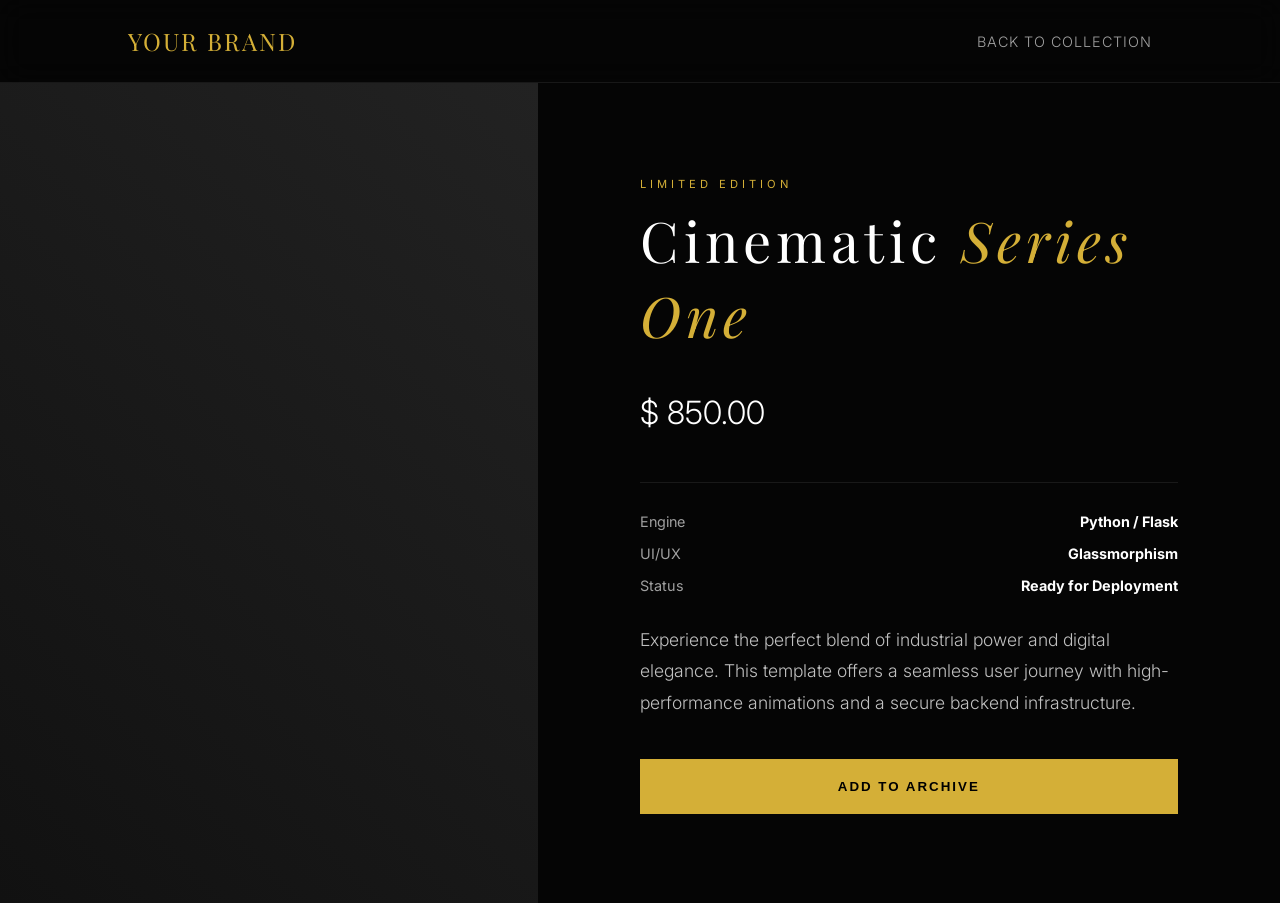
<file: product_detail.html>
<!DOCTYPE html>
<html lang="en">
<head>
    <meta charset="UTF-8">
    <meta name="viewport" content="width=device-width, initial-scale=1.0">
    <title>Product Experience | Your Brand</title>
    <link rel="stylesheet" href="/style.css">
    <link href="https://fonts.googleapis.com/css2?family=Playfair+Display:ital,wght@0,400;1,700&family=Inter:wght@300;400;600&display=swap" rel="stylesheet">
</head>
<body class="product-page">
    <nav class="glass-nav">
        <div class="logo">YOUR BRAND</div>
        <div class="nav-links"><a href="/market">BACK TO COLLECTION</a></div>
    </nav>

    <div class="product-container">
        <div class="product-image-wrapper">
            <div class="main-image"></div>
        </div>

        <div class="product-details content-reveal">
            <span class="category">LIMITED EDITION</span>
            <h1 class="product-title">Cinematic <span>Series One</span></h1>
            <p class="price-tag">$ 850.00</p>

            <div class="specs">
                <div class="spec-item"><span>Engine</span> <strong>Python / Flask</strong></div>
                <div class="spec-item"><span>UI/UX</span> <strong>Glassmorphism</strong></div>
                <div class="spec-item"><span>Status</span> <strong>Ready for Deployment</strong></div>
            </div>

            <p class="product-description">
                Experience the perfect blend of industrial power and digital elegance.
                This template offers a seamless user journey with high-performance animations
                and a secure backend infrastructure.
            </p>

            <button class="btn-gold-fill">ADD TO ARCHIVE</button>
        </div>
    </div>
</body>
</html>
</file>
<file: style.css>
/* * DESIGN BY YOUNES BOUZID
 * Project: Cinematic Web Design
 * License: Private / Client Exclusive
 */
:root {
    --gold: #d4af37; /* Or Royal */
    --dark: #050505; /* Noir Profond */
    --light-gray: #a0a0a0;
    --glass: rgba(255, 255, 255, 0.03); /* Effet verre subtil */
    --border: rgba(255, 255, 255, 0.08); /* Bordure discrète */
    --animation-cubic: cubic-bezier(0.4, 0, 0.2, 1); /* Fluidité pro */
}

/* --- STYLES DE BASE & TYPOGRAPHIE --- */
* { box-sizing: border-box; }

body {
    background-color: var(--dark);
    color: #ffffff;
    font-family: 'Inter', sans-serif; /* Police moderne */
    margin: 0;
    overflow-x: hidden;
    -webkit-font-smoothing: antialiased;
}

/* --- EFFETS D'ARRIÈRE-PLAN --- */
.background-glow {
    position: fixed;
    top: -10%;
    left: -10%;
    width: 50%;
    height: 50%;
    background: radial-gradient(circle, rgba(212, 175, 55, 0.07) 0%, transparent 70%);
    filter: blur(100px);
    z-index: -1;
}

/* --- ANIMATIONS DE MOUVEMENT --- */
.content-reveal {
    animation: fadeInUp 1.5s var(--animation-cubic);
}

@keyframes fadeInUp {
    from { opacity: 0; transform: translateY(40px); }
    to { opacity: 1; transform: translateY(0); }
}

/* --- PAGE D'ACCUEIL (INDEX) --- */
.hero-container {
    display: flex;
    justify-content: center;
    align-items: center;
    height: 100vh;
    padding: 20px;
}

.glass-card {
    background: var(--glass);
    border: 1px solid var(--border);
    backdrop-filter: blur(20px); /* L'effet Glassmorphism */
    padding: 70px;
    border-radius: 25px;
    text-align: center;
    max-width: 700px;
    box-shadow: 0 20px 50px rgba(0,0,0,0.8);
    transition: transform 0.3s ease, box-shadow 0.3s ease;
}

.glass-card:hover {
    transform: translateY(-5px);
    box-shadow: 0 25px 60px rgba(0,0,0,0.9);
}

.subtitle {
    color: var(--light-gray);
    letter-spacing: 3px;
    font-size: 0.8rem;
    font-weight: 300;
}

h1 {
    font-family: 'Playfair Display', serif; /* Police de luxe classique */
    font-size: 4rem;
    font-weight: 300;
    letter-spacing: 5px;
    margin: 15px 0 25px 0;
}

h1 span { font-style: italic; color: var(--gold); }

p {
    color: #c0c0c0;
    font-weight: 300;
    line-height: 1.8;
    margin-bottom: 40px;
    font-size: 1.1rem;
}

/* --- LE BOUTON DORÉ (GOLDEN BUTTON) --- */
.btn-gold {
    display: inline-block;
    padding: 15px 40px;
    border: 1px solid var(--gold);
    color: var(--gold);
    text-decoration: none;
    font-weight: 600;
    letter-spacing: 2px;
    transition: all 0.5s var(--animation-cubic);
    position: relative;
    overflow: hidden;
}

.btn-gold:hover {
    background-color: var(--gold);
    color: #000000;
    box-shadow: 0 0 30px rgba(212, 175, 55, 0.6);
}

/* --- PAGE BOUTIQUE (MARKET) --- */
.glass-nav {
    display: flex;
    justify-content: space-between;
    align-items: center;
    padding: 25px 10%;
    backdrop-filter: blur(15px);
    border-bottom: 1px solid var(--border);
    position: sticky;
    top: 0;
    z-index: 100;
}

/* --- NAVIGATION & LOGO --- */
.logo {
    font-family: 'Playfair Display', serif; /* Ou ta police actuelle */
    color: var(--gold); /* Ou ta couleur or actuelle */
    font-size: 1.5rem; /* Ou ta taille actuelle */
    letter-spacing: 2px;
    text-transform: uppercase;

    /* --- AJOUTE CETTE LIGNE --- */
    text-decoration: none !important; /* Force la suppression du soulignement */
}

.nav-links a {
    color: var(--light-gray);
    text-decoration: none;
    margin-left: 30px;
    font-size: 0.9rem;
    font-weight: 300;
    letter-spacing: 1px;
    transition: color 0.3s ease;
}

.nav-links a.active, .nav-links a:hover { color: #fff; }

.collection-header { text-align: center; margin: 100px 0; padding: 0 15%; }
.collection-header .description { font-size: 1.3rem; margin-top: 20px; }

/* --- GRILLE DE PRODUITS --- */
/* --- GRILLE & CARTES DE LUXE --- */
.grid-container {
    display: grid;
    /* On utilise la grille pour espacer les produits */
    grid-template-columns: repeat(auto-fit, minmax(350px, 1fr));
    gap: 60px; /* Plus d'espace entre les produits pour le luxe */
    padding: 0 10% 100px 10%;
}

.luxury-card {
    background: var(--glass);
    border: 1px solid var(--border);
    border-radius: 20px;
    padding: 30px; /* Plus d'espace intérieur */
    transition: all 0.6s var(--animation-cubic);
    cursor: pointer;
    overflow: hidden; /* Garde tout propre à l'intérieur */
}

.luxury-card:hover {
    transform: translateY(-15px); /* Élévation plus prononcée */
    border-color: rgba(212, 175, 55, 0.3);
    box-shadow: 0 30px 60px rgba(0,0,0,0.8);
}

/* L'Image : Elle doit être grande */
.card-img-wrapper {
    width: 100%;
    height: 400px; /* On impose une grande hauteur */
    overflow: hidden;
    border-radius: 15px;
    margin-bottom: 25px;
}

.card-img {
    width: 100%;
    height: 100%;
    background: linear-gradient(145deg, #0a0a0a, #1a1a1a); /* Dégradé premium */
    transition: transform 1s var(--animation-cubic);
}

/* Animation de l'image au survol de la carte */
.luxury-card:hover .card-img {
    transform: scale(1.1); /* Zoom cinématique */
}

/* Les Informations (Texte) */
.card-info {
    text-align: center; /* Centre le texte sous l'image */
    margin-bottom: 25px;
}

.card-info h3 {
    font-family: 'Playfair Display', serif;
    font-size: 1.8rem;
    color: #fff;
    margin: 0 0 8px 0;
}

.card-info p {
    color: var(--light-gray);
    margin: 0;
    font-size: 1.1rem;
    font-weight: 300;
}

.price {
    color: var(--gold);
    font-size: 1.4rem;
    font-weight: 600;
    margin-top: 15px;
    display: block;
}

/* --- LE BOUTON LUXE (SOUS LE PRODUIT) --- */
.card-btn-link {
    text-decoration: none;
    display: block;
    margin-top: auto; /* Pousse le bouton vers le bas */
}

.card-btn-luxe {
    width: 100%;
    padding: 18px;
    background: transparent;
    border: 1px solid var(--gold);
    color: var(--gold);
    font-weight: 600;
    letter-spacing: 3px;
    text-transform: uppercase;
    text-align: center;
    border-radius: 50px; /* Bouton très arrondi comme ton image */
    transition: all 0.4s ease;
    cursor: pointer;
}

/* Effet au survol du bouton */
.card-btn-luxe:hover {
    background: var(--gold);
    color: #000;
    box-shadow: 0 0 25px rgba(212, 175, 55, 0.5); /* Effet de lueur */
}

/* Reset des liens */
.card-link {
    text-decoration: none;
    color: inherit;
    display: block;
}

.luxury-card:hover {
    transform: translateY(-12px);
    border-color: rgba(212, 175, 55, 0.3);
    box-shadow: 0 30px 60px rgba(0,0,0,0.8);
}

.card-img {
    height: 350px;
    background: linear-gradient(145deg, #0a0a0a, #1a1a1a);
    border-radius: 15px;
    margin-bottom: 25px;
    transition: background 0.5s ease;
}

.luxury-card:hover .card-img {
    background: linear-gradient(145deg, #111, #222);
}

.card-info h3 { font-family: 'Playfair Display', serif; font-size: 1.5rem; color: #fff; margin: 0 0 8px 0; }
.card-info p { color: var(--light-gray); margin: 0; font-size: 1rem; }
.price { color: var(--gold); font-size: 1.3rem; font-weight: 600; margin-top: 15px; display: block; }
/* --- PRODUCT DETAIL PAGE --- */
.product-container {
    display: flex;
    height: calc(100vh - 80px);
    align-items: center;
}

.product-image-wrapper {
    flex: 1;
    height: 100%;
    overflow: hidden;
    background: #0a0a0a;
}

.main-image {
    width: 100%;
    height: 100%;
    background: linear-gradient(45deg, #111, #222); /* Remplace par une image plus tard */
    transition: transform 1.5s var(--animation-cubic);
}

.product-image-wrapper:hover .main-image {
    transform: scale(1.1); /* L'effet de zoom cinématique */
}

.product-details {
    flex: 1;
    padding: 0 8%;
}

.category { color: var(--gold); letter-spacing: 4px; font-size: 0.7rem; }
.product-title { font-size: 3.5rem; margin: 10px 0; }
.price-tag { font-size: 2rem; color: #fff; margin-bottom: 40px; font-weight: 300; }

.specs { border-top: 1px solid var(--border); padding-top: 30px; margin-bottom: 30px; }
.spec-item { display: flex; justify-content: space-between; margin-bottom: 15px; font-size: 0.9rem; }
.spec-item span { color: var(--light-gray); }

.btn-gold-fill {
    width: 100%;
    padding: 20px;
    background: var(--gold);
    color: #000;
    border: none;
    font-weight: 700;
    letter-spacing: 2px;
    cursor: pointer;
    transition: opacity 0.3s ease;
}

.btn-gold-fill:hover { opacity: 0.9; }
/* --- RESET DES LIENS DE CARTES --- */
.card-link {
    text-decoration: none !important; /* Force la suppression du soulignement */
    color: inherit;                  /* Garde la couleur blanche du texte */
    display: block;                  /* Assure que toute la zone est cliquable */
    outline: none;                   /* Enlève la bordure de sélection au clic */
}

/* On s'assure que même au survol, la ligne ne revient pas */
.card-link:hover {
    text-decoration: none;
}
/* --- CONTACT PAGE STYLES --- */
.contact-container {
    display: flex;
    justify-content: center;
    align-items: center;
    min-height: 90vh;
    padding: 40px 20px;
}

.glass-form {
    background: rgba(255, 255, 255, 0.02);
    backdrop-filter: blur(25px);
    border: 1px solid var(--border);
    padding: 60px;
    border-radius: 30px;
    width: 100%;
    max-width: 600px;
    text-align: center;
}

.glass-form h1 { font-size: 3rem; margin-bottom: 40px; }

.input-group { margin-bottom: 25px; }

.input-group input, .input-group textarea {
    width: 100%;
    padding: 15px 0;
    background: transparent;
    border: none;
    border-bottom: 1px solid var(--border);
    color: #fff;
    font-family: 'Inter', sans-serif;
    font-size: 1rem;
    outline: none;
    transition: border-color 0.4s ease;
}

.input-group input:focus, .input-group textarea:focus {
    border-bottom-color: var(--gold);
}

.glass-form .btn-gold-fill {
    margin-top: 20px;
    border-radius: 50px;
}
</file>
